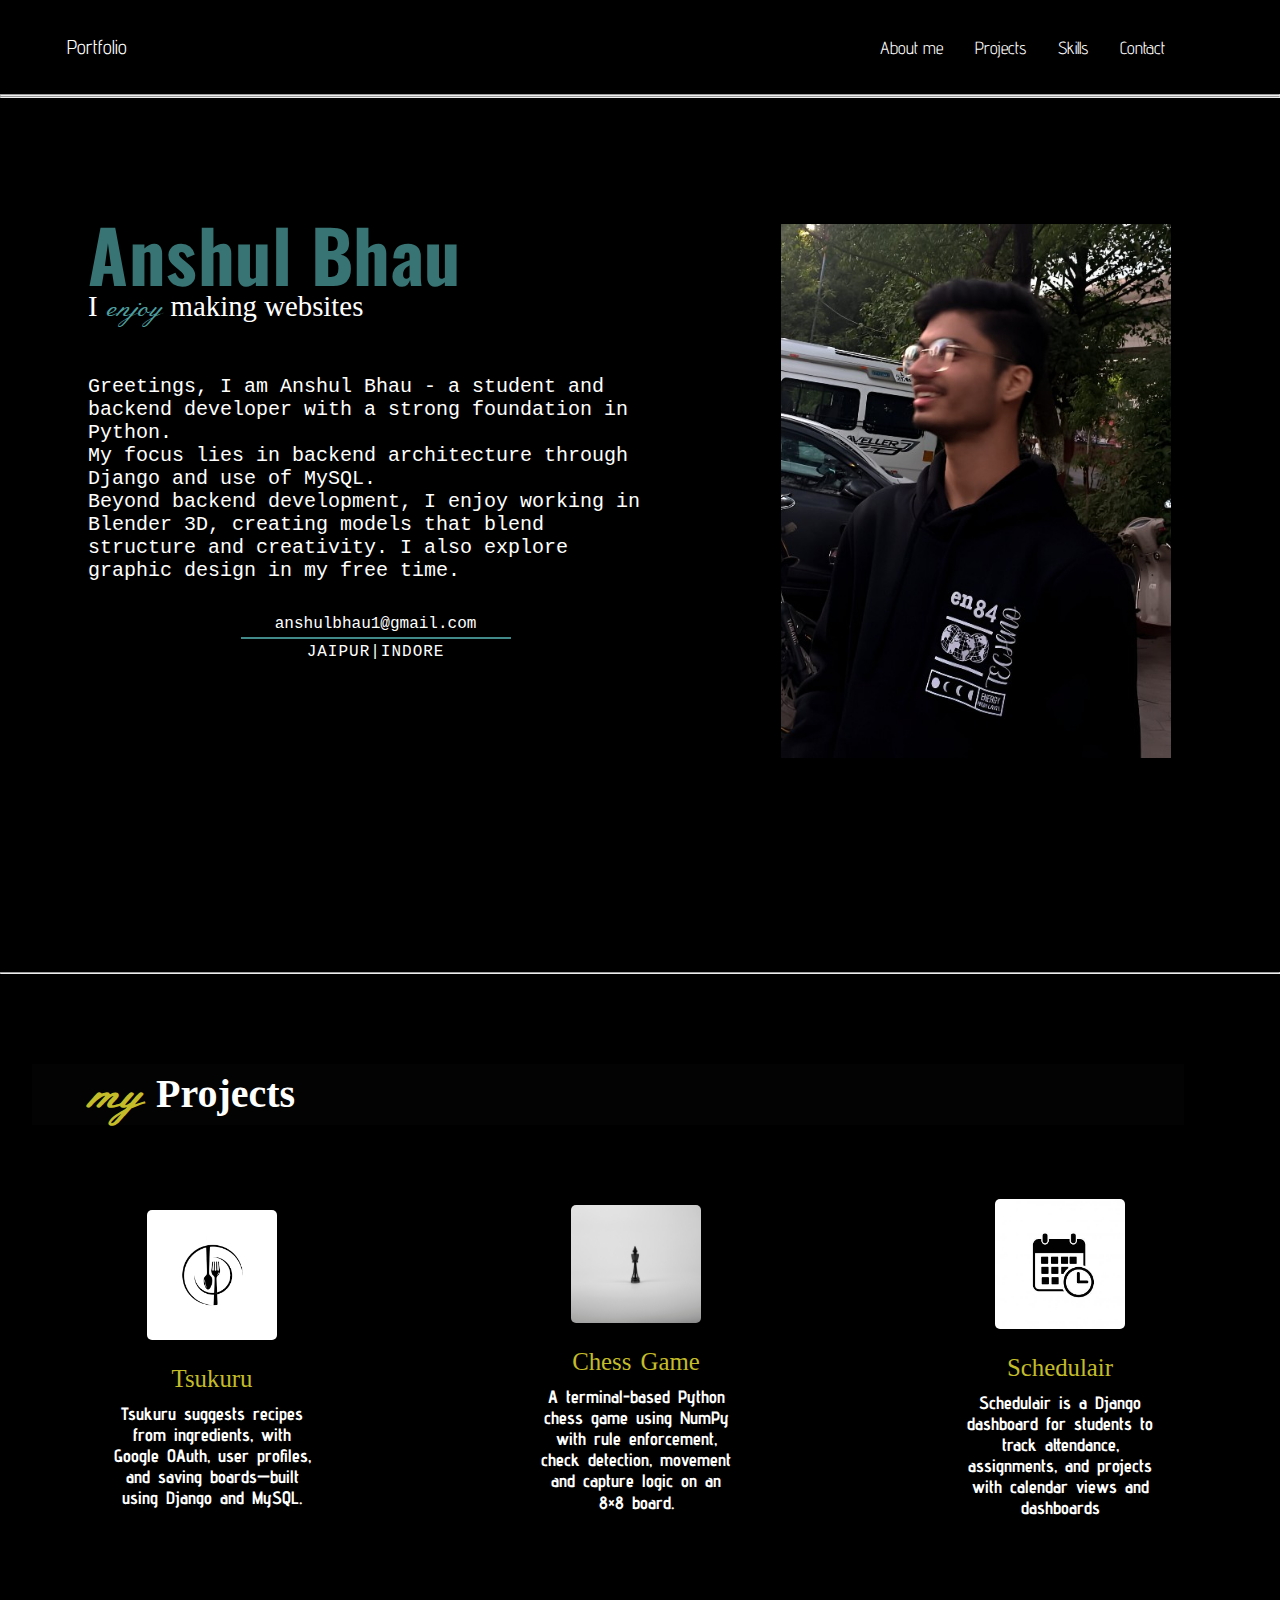
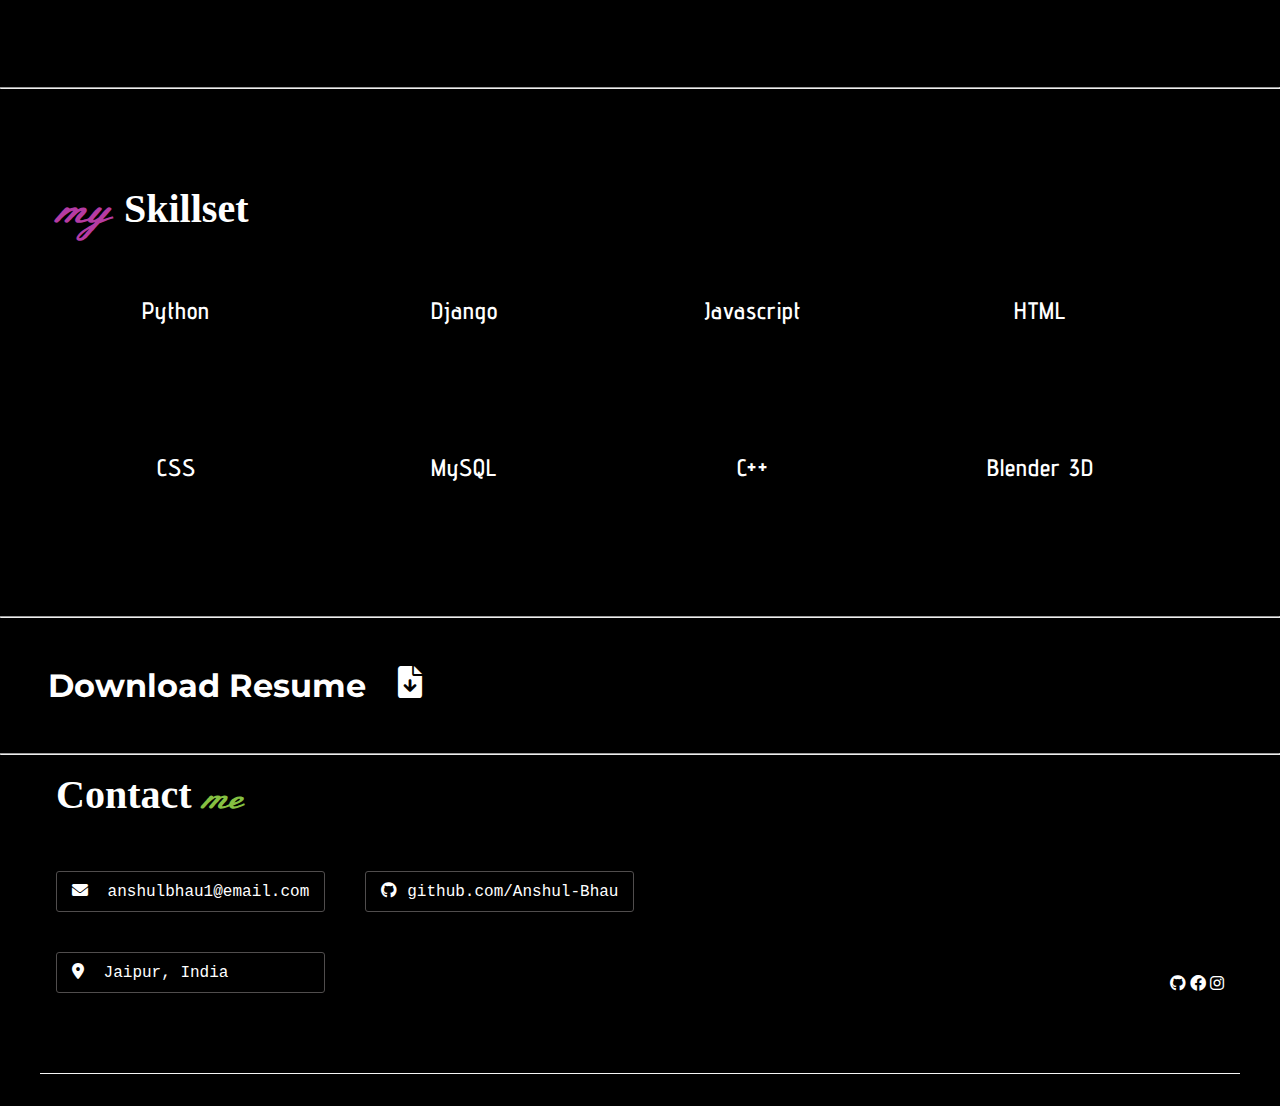
<file: Task-1/index.html>
<!DOCTYPE html>
<html lang="en">

<head>
    <meta charset="UTF-8">
    <meta name="viewport" content="width=device-width, initial-scale=1.0">
    <title>Portfolio</title>
    <link rel="stylesheet" href="https://cdnjs.cloudflare.com/ajax/libs/font-awesome/6.0.0/css/all.min.css">
    <link rel="stylesheet" href="main.css">


</head>

<body>
    <header>
        <nav class="nav-bar">
            <div class="nav-left-elem">
                <a href="index.html">Portfolio</a>
            </div>
            <div class="nav-right-elem">
                <ul class="list-items">
                    <li><a href="#About-me">About me</a></li>
                    <li><a href="#projects">Projects</a></li>
                    <li><a href="#skills">Skills</a></li>
                    <li><a href="#contact">Contact</a></li>
                </ul>
            </div>
        </nav>
    </header>
    <hr>


    <!-- <div class="hero-sec">
        <div class="img-1">
            <img src="images/side-img.png" alt="#">
        </div>
        <div class="hero-cont">
            <p>PROGRAMMER</p>
            <span id="First-name">ANSHUL</span>
            <ul id="Last-name">
                <li><span id="B">B</span></li>
                <li><span id="H">H</span></li>
                <li><span id="A">A</span></li>
                <li><span id="U">U</span></li>
            </ul>
        </div>
        <div class="img-2">
            <img src="images/img-2.png" alt="#">
        </div>
    </div> -->

    <hr>

    <div class="intro-container">
        <section class="intro" id="About-me">
            <div class="text-container">
                <h2 id="intro-name">Anshul Bhau</h2>
                <h2 class="first-line">I<span id="enjoy"> enjoy </span>making websites</h2>
                <p id="intro-text">Greetings, I am Anshul Bhau - a student and backend developer with a strong
                    foundation in Python. <br> My focus lies in backend
                    architecture through Django and use of MySQL. <br>Beyond backend development,
                    I enjoy working in Blender 3D, creating models that blend structure and creativity. I also explore
                    graphic design in my free time.</p>
                <div class="btm-cont">
                    <p class="email"><a href="mailto:anshulbhau1@gmail.com">anshulbhau1@gmail.com</a></p>
                    <hr style="border: 1px solid #428a8a;">
                    <p class="place">Jaipur|Indore</p>
                </div>
            </div>
            <div class="img-container">
                <img src="images/anshulunderatree1.jpg" alt="Shuliman">
            </div>
        </section>
    </div>

    <hr>

    <div class="projects-section" id="projects">
        <div class="proj-container">
            <h2 class="projects-title">my <span id="proj">Projects</span></h2>
        </div>
        <div class="project-card-container">
            <section class="project-card1">
                <img src="images/tsukuru.png" alt="tsukuru">
                <a href="https://github.com/Anshul-Bhau/Tsukuru" target="_blank">Tsukuru</a>
                <p class="proj1-info">Tsukuru suggests recipes from ingredients, with Google OAuth, user profiles, and
                    saving boards—built using Django and MySQL.</p>
            </section>

            <section class="project-card2">
                <img src="images/chess.jpg" alt="chess-game">
                <a href="https://github.com/Anshul-Bhau/Chess-Game" target="_blank">Chess Game</a>
                <p class="proj2-info">A terminal-based Python chess game using NumPy with rule enforcement, check
                    detection, movement and capture logic on an 8×8 board.</p>
            </section>

            <section class="project-card3">
                <img src="images/schedulair.png" alt="schedulair">
                <a href="https://github.com/Anshul-Bhau/Schedulair" target="_blank">Schedulair</a>
                <p class="proj3-info">Schedulair is a Django dashboard for students to track attendance, assignments,
                    and projects with calendar views and dashboards</p>
            </section>
        </div>
    </div>

    <hr>

    <div class="skills-section" id="skills">
        <section class="skills">
            <h2 class="skills-title">my <span id="skillset">Skillset</span></h2>
            <div class="skill-items">
                <ul class="skill-list">
                    <li>Python</li>
                    <li>Django</li>
                    <li>Javascript</li>
                    <li>HTML</li>
                    <li>CSS</li>
                    <li>MySQL</li>
                    <li>C++</li>
                    <li>Blender 3D</li>
                </ul>
            </div>
        </section>
    </div>

    <hr>

    <div class="resume">
        <h1>Download Resume</h1>
        <a href="Anshul-Bhau-resume.pdf"><i class="fa-solid fa-file-arrow-down" style="color: #ffffff;"></i></a>
    </div>

    <hr>

    <section class="contact-sec" id="contact">
        <h2 class="sec-heading">Contact <span class="me">me</span></h2>

        <div class="contact-container">
            <div class="socials">
                <div class="info">
                    <p><i class="fa-solid fa-envelope"></i> anshulbhau1@email.com</p>
                    <p><i class="fa-brands fa-github"></i><a href="https://github.com/Anshul-Bhau" target="_blank" class="page">github.com/Anshul-Bhau</a></p>
                    <p><i class="fa-solid fa-location-dot"></i> Jaipur, India</p>
                </div>

                <div class="links">
                    <!-- <div id="name">
                        Anshul Bhau
                    </div> -->
                    <div class="cont_icons">
                        <i class="fa-brands fa-github"><a href="github.com/Anshul-Bhau"></a></i>
                        <i class="fa-brands fa-facebook"><a href="#"></a></i>
                        <i class="fa-brands fa-instagram"><a href="#"></a></i>
                    </div>
                </div>

            </div>
        </div>
    </section>

    <div class="spacer" style="height: 2rem;"></div>

</body>

</html>
</file>
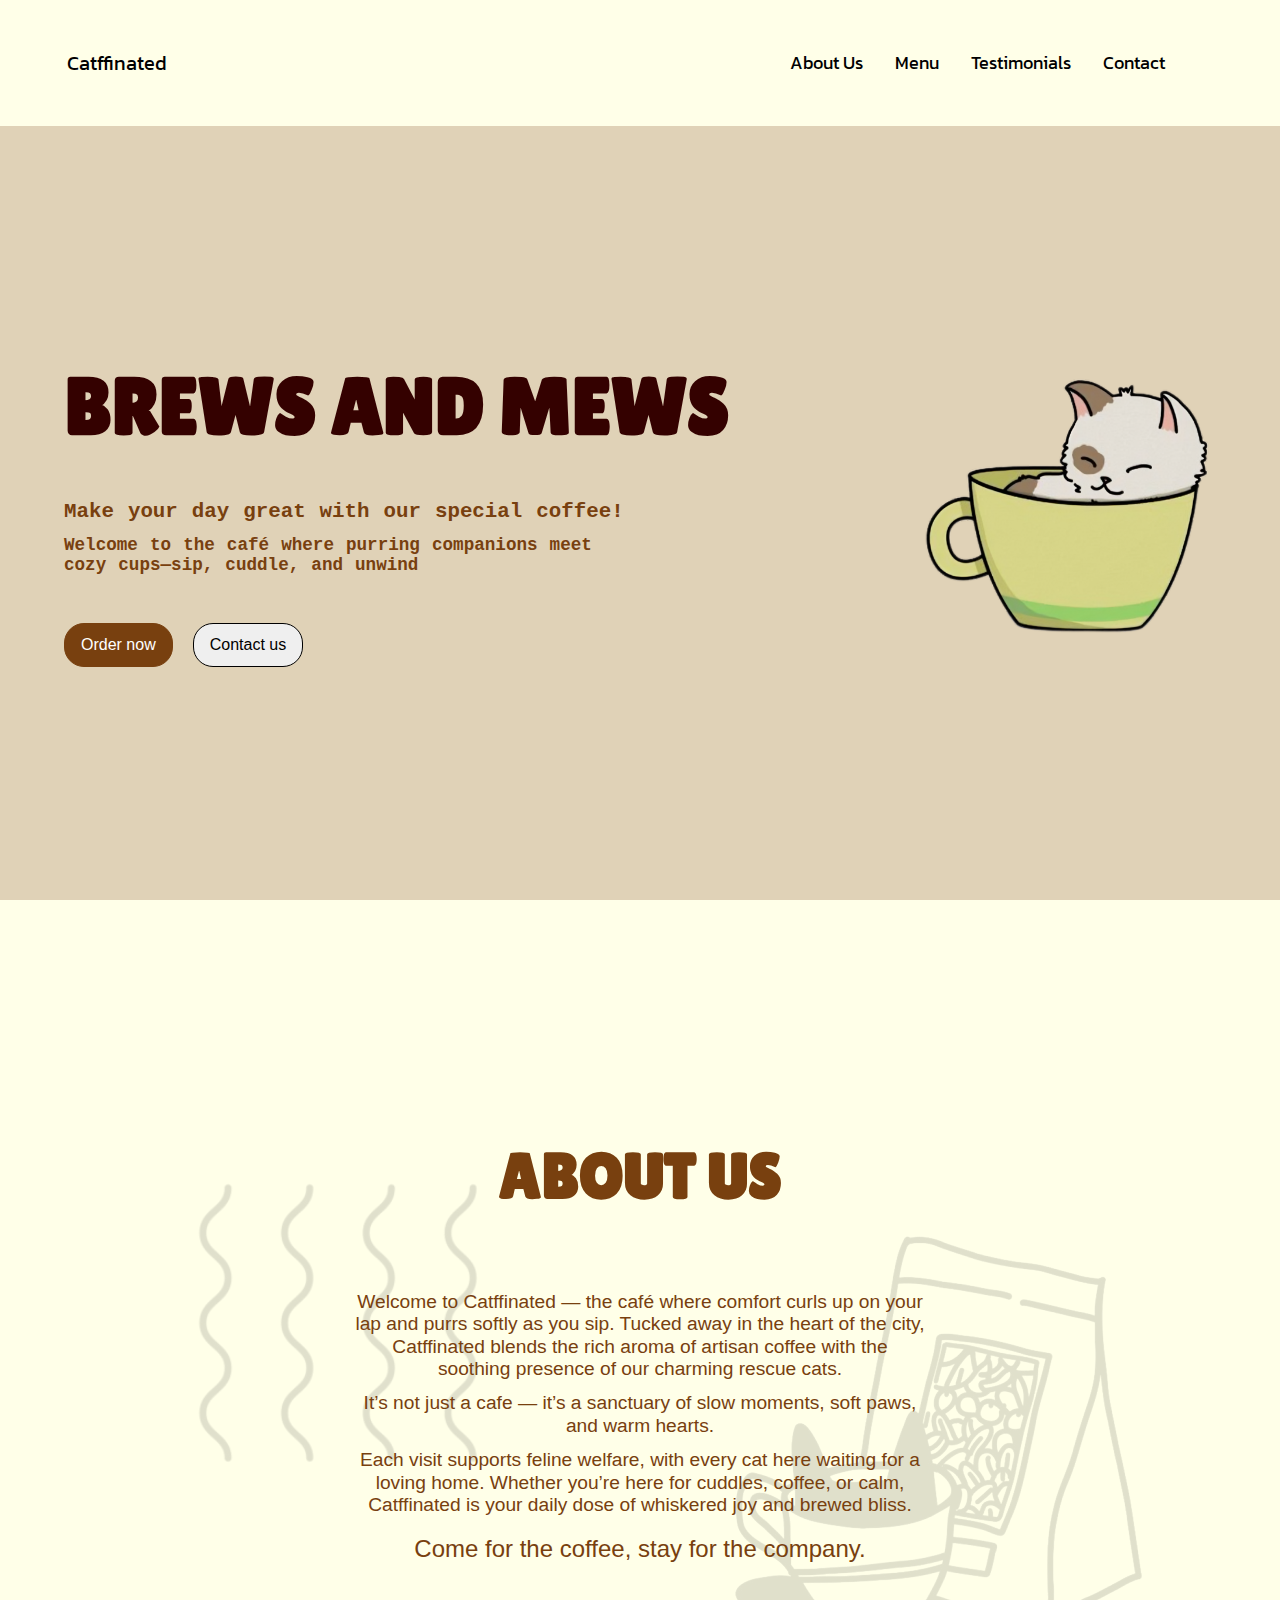
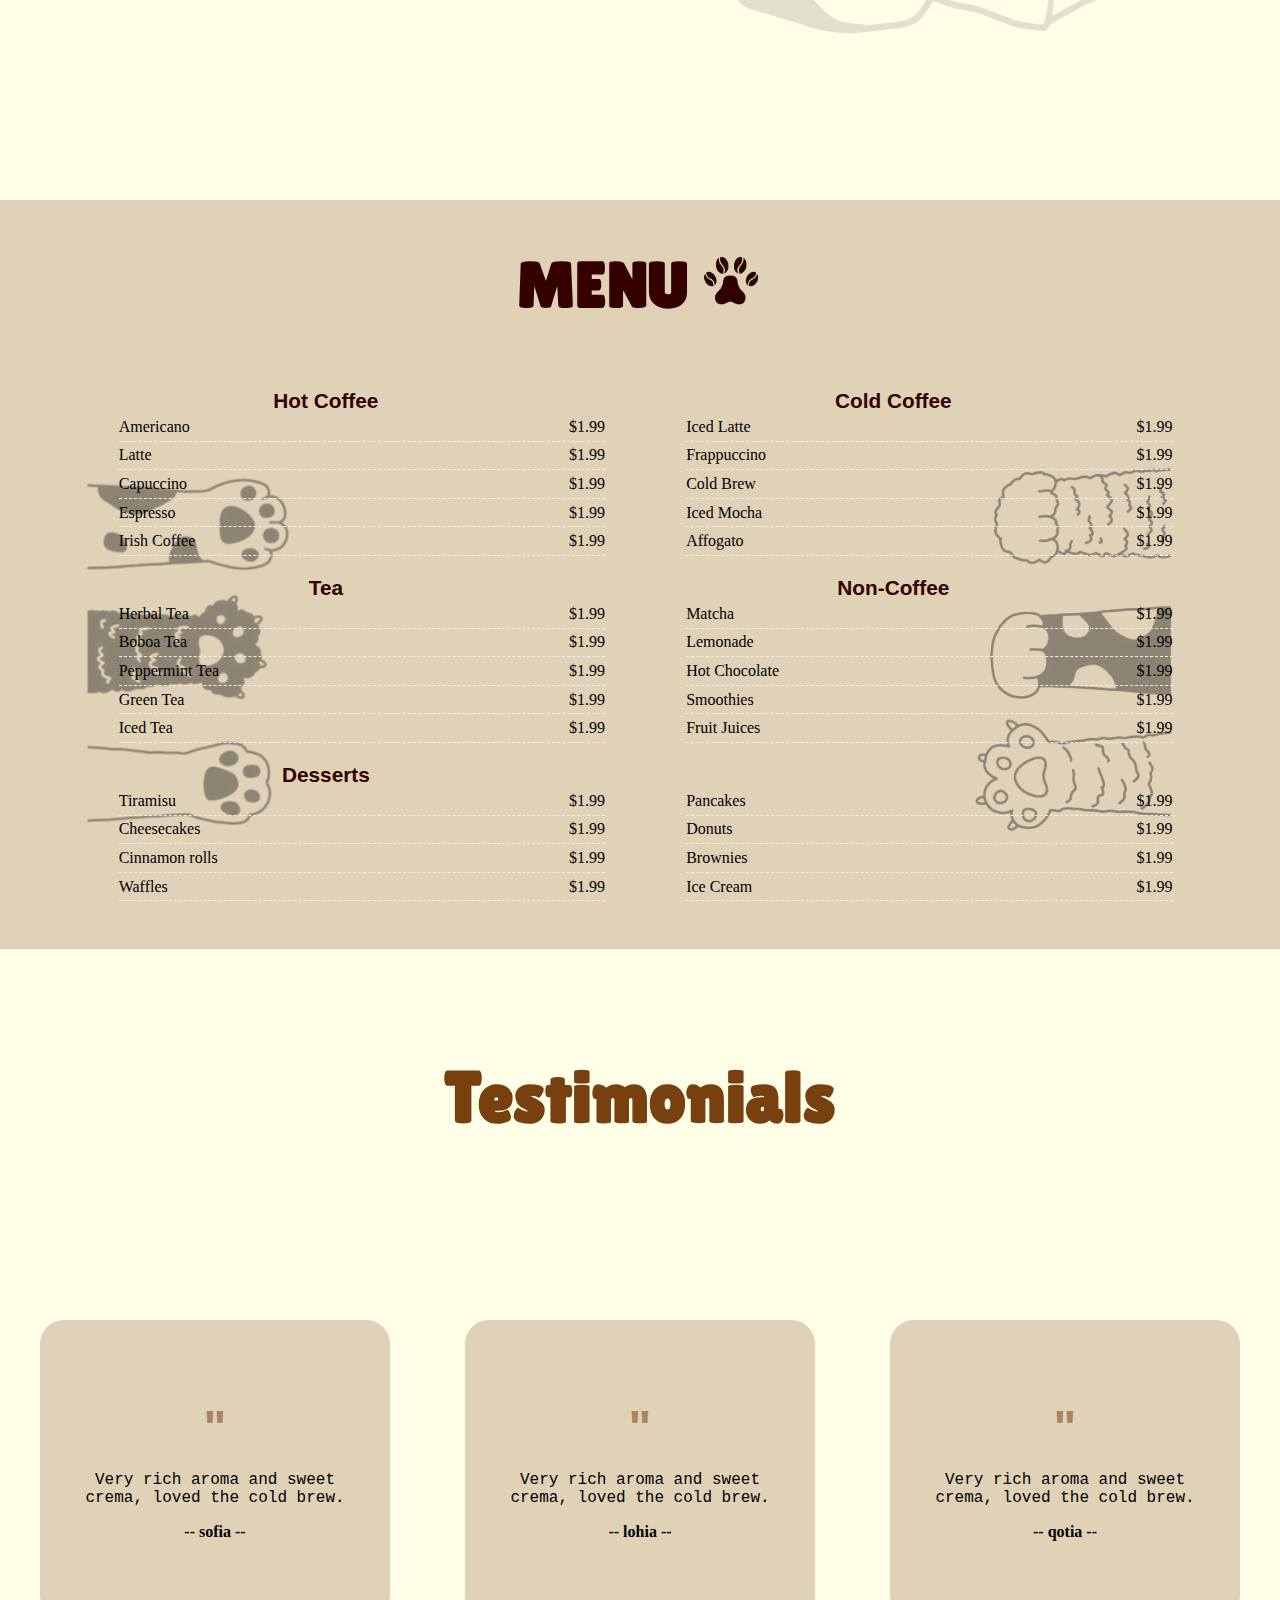
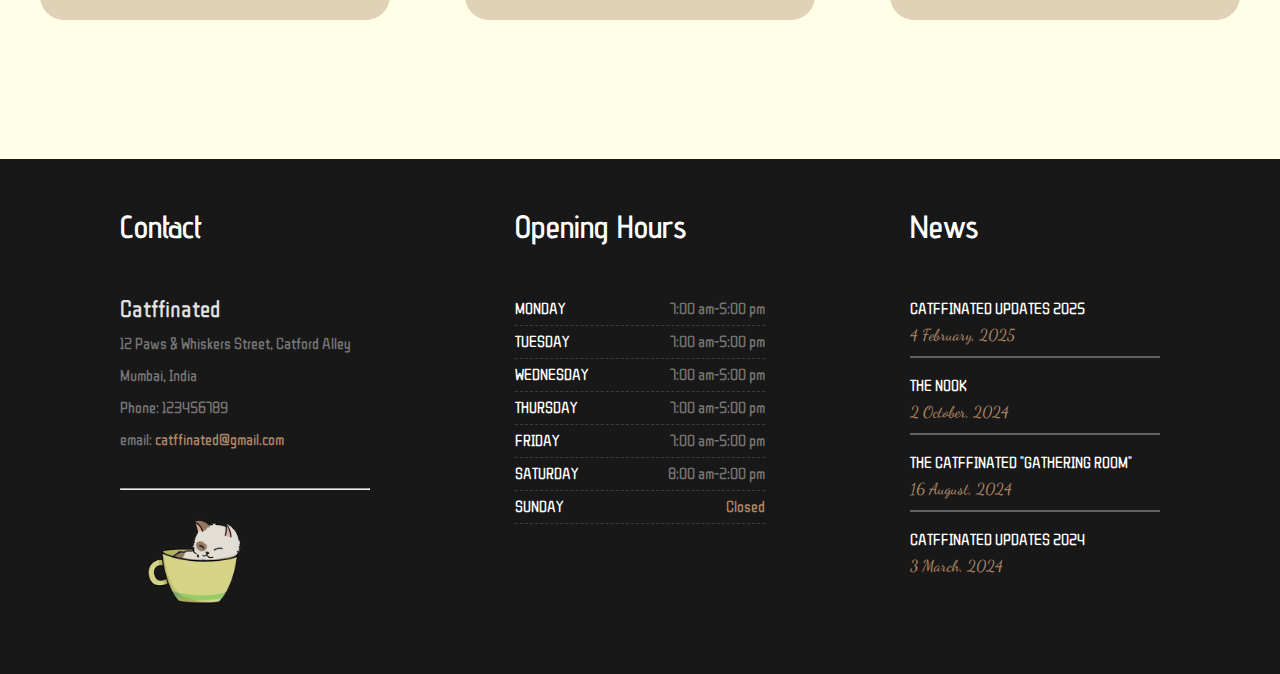
<file: Task-2/index.html>
<!DOCTYPE html>
<html lang="en">

<head>
    <meta charset="UTF-8">
    <meta name="viewport" content="width=device-width, initial-scale=1.0">
    <link rel="stylesheet" href="style.css">
    <link rel="apple-touch-icon" sizes="180x180" href="favicon_io (catpuccino)/apple-touch-icon.png">
    <link rel="icon" type="image/png" sizes="32x32" href="favicon_io (catpuccino)/favicon-32x32.png">
    <link rel="icon" type="image/png" sizes="16x16" href="favicon_io (catpuccino)/favicon-16x16.png">
    <link rel="manifest" href="/site.webmanifest">
    <title>Langing Page</title>
</head>

<body>
    <!-- <div id="emojiCursor">
        🐾
    </div> -->
    <header>
        <nav class="nav-bar">
            <div class="nav-left-elem">
                <a href="index.html">Catffinated</a>
            </div>
            <div class="nav-right-elem">
                <ul class="list-items">
                    <li><a href="#about-us">About Us</a></li>
                    <li><a href="#menu">Menu</a></li>
                    <li><a href="#testimonials">Testimonials</a></li>
                    <li><a href="#contact">Contact</a></li>
                </ul>
            </div>
        </nav>
    </header>

    <div class="hero-sec" id="hero-sec">
        <div class="hero-text-cont">
            <h2 id="tagline">BREWS AND MEWS</h2>
            <p style="font-size: 1.3rem; padding-bottom: 12px;">Make your day great with our special coffee!</p>
            <p>Welcome to the café where purring companions meet <br>cozy cups—sip, cuddle, and unwind</p>
            <div class="btn-cont">
                <button id="order-now">Order now</button>
                <button id="contact-us">Contact us</button>
            </div>
        </div>
        <div class="hero-image-cont">
            <img src="images/logo.png" alt="logo">
        </div>
    </div>

    <div class="about-us" id="about-us">
        <div class="bg-img">
            <img id="swigly" src="images/swigly-lines.png" alt="">
            <img id="cat-pack" src="images/bgimage.png" alt="">
        </div>
        <div class="about-text-cont">
            <h2>ABOUT US</h2>
            <div class="sub-text">
                <p>Welcome to Catffinated — the café where comfort curls up on your lap and purrs softly as you sip.
                    Tucked
                    away in the heart of the city, Catffinated blends the rich aroma of artisan coffee with the soothing
                    presence of our charming rescue cats.</p>

                <p>It’s not just a cafe — it’s a sanctuary of slow moments, soft
                    paws, and warm hearts.</p>

                <p>Each visit supports feline welfare, with every cat here waiting for a loving home. Whether you’re
                    here
                    for cuddles, coffee, or calm, Catffinated is your daily dose of whiskered joy and brewed bliss.</p>

                <p id="endline">Come for the coffee, stay for the company.</p>
            </div>
        </div>
    </div>

    <div class="menu" id="menu">
        <div class="menu-bg-img">
            <img id="left" src="images/cat-paws-1.png" alt="">
            <img id="right" src="images/cat-paws-2.png" alt="">
        </div>
        <div class="menu-heading">
            <h2>MENU <img id="menu-img" src="images/cat3.png" alt=""></h2>
        </div>
        <div class="first-row">
            <div class="hot">
                <h4>Hot Coffee</h4>
                <ul>
                    <li>
                        <div>
                            <p>Americano</p>
                            <p>$1.99</p>
                        </div>
                    </li>
                    <li>
                        <div>
                            <p>Latte</p>
                            <p>$1.99</p>
                        </div>
                    </li>
                    <li>
                        <div>
                            <p>Capuccino</p>
                            <p>$1.99</p>
                        </div>
                    </li>
                    <li>
                        <div>
                            <p>Espresso</p>
                            <p>$1.99</p>
                        </div>
                    </li>
                    <li>
                        <div>
                            <p>Irish Coffee</p>
                            <p>$1.99</p>
                        </div>
                    </li>
                </ul>
            </div>
            <div class="cold">
                <h4>Cold Coffee</h4>
                <ul>
                    <li>
                        <div>
                            <p>Iced Latte</p>
                            <p>$1.99</p>
                        </div>
                    </li>
                    <li>
                        <div>
                            <p>Frappuccino</p>
                            <p>$1.99</p>
                        </div>
                    </li>
                    <li>
                        <div>
                            <p>Cold Brew</p>
                            <p>$1.99</p>
                        </div>
                    </li>
                    <li>
                        <div>
                            <p>Iced Mocha</p>
                            <p>$1.99</p>
                        </div>
                    </li>
                    <li>
                        <div>
                            <p>Affogato</p>
                            <p>$1.99</p>
                        </div>
                    </li>
                </ul>
            </div>
        </div>
        <div class="second-row">
            <div class="tea">
                <h4>Tea</h4>
                <ul>
                    <li>
                        <div>
                            <p>Herbal Tea</p>
                            <p>$1.99</p>
                        </div>
                    </li>
                    <li>
                        <div>
                            <p>Boboa Tea</p>
                            <p>$1.99</p>
                        </div>
                    </li>
                    <li>
                        <div>
                            <p>Peppermint Tea</p>
                            <p>$1.99</p>
                        </div>
                    </li>
                    <li>
                        <div>
                            <p>Green Tea</p>
                            <p>$1.99</p>
                        </div>
                    </li>
                    <li>
                        <div>
                            <p>Iced Tea</p>
                            <p>$1.99</p>
                        </div>
                    </li>
                </ul>
            </div>
            <div class="non-coffee">
                <h4>Non-Coffee</h4>
                <ul>
                    <li>
                        <div>
                            <p>Matcha</p>
                            <p>$1.99</p>
                        </div>
                    </li>
                    <li>
                        <div>
                            <p>Lemonade</p>
                            <p>$1.99</p>
                        </div>
                    </li>
                    <li>
                        <div>
                            <p>Hot Chocolate</p>
                            <p>$1.99</p>
                        </div>
                    </li>
                    <li>
                        <div>
                            <p>Smoothies</p>
                            <p>$1.99</p>
                        </div>
                    </li>
                    <li>
                        <div>
                            <p>Fruit Juices</p>
                            <p>$1.99</p>
                        </div>
                    </li>
                </ul>
            </div>
        </div>
        <div class="third-row">
            <div class="desserts">
                <div class="col-1">
                    <h4>Desserts</h4>
                    <ul>
                        <li>
                            <div>
                                <p>Tiramisu</p>
                                <p>$1.99</p>
                            </div>
                        </li>
                        <li>
                            <div>
                                <p>Cheesecakes</p>
                                <p>$1.99</p>
                            </div>
                        </li>
                        <li>
                            <div>
                                <p>Cinnamon rolls</p>
                                <p>$1.99</p>
                            </div>
                        </li>
                        <li>
                            <div>
                                <p>Waffles</p>
                                <p>$1.99</p>
                            </div>
                        </li>
                    </ul>
                </div>
                <div class="col-2">
                    <ul>
                        <li>
                            <div>
                                <p>Pancakes</p>
                                <p>$1.99</p>
                            </div>
                        </li>
                        <li>
                            <div>
                                <p>Donuts</p>
                                <p>$1.99</p>
                            </div>
                        </li>
                        <li>
                            <div>
                                <p>Brownies</p>
                                <p>$1.99</p>
                            </div>
                        </li>
                        <li>
                            <div>
                                <p>Ice Cream</p>
                                <p>$1.99</p>
                            </div>
                        </li>
                    </ul>
                </div>
            </div>
        </div>
    </div>

    <div class="testimonials" id="testimonials">
        <div class="tet_heading">
            <h2>Testimonials</h2>
        </div>
        <div class="card_cont">
            <div class="cards">
                <h2>"</h2>
                <h3>Very rich aroma and sweet crema, loved the cold brew.</h3>
                <p>-- sofia --</p>
            </div>
            <div class="cards">
                <h2>"</h2>
                <h3>Very rich aroma and sweet crema, loved the cold brew.</h3>
                <p>-- lohia --</p>
            </div>
            <div class="cards">
                <h2>"</h2>
                <h3>Very rich aroma and sweet crema, loved the cold brew.</h3>
                <p>-- qotia --</p>
            </div>
        </div>
    </div>

    <footer>
        <div class="footer-cont">
            <div class="contact" id="contact">
                <h4>Contact</h4>
                <div class="contact-text">
                    <p><span id="name">Catffinated</span></p>
                    <p>12 Paws & Whiskers Street, Catford Alley</p>
                    <p>Mumbai, India</p>
                    <p>Phone: 123456789</p>
                    <p>email: <span id="email">catffinated@gmail.com</span></p>
                </div>
                <hr>
                <img src="images/logo.png" alt="logo">

            </div>
            <div class="timings">
                <h4>Opening Hours</h4>
                <ul>
                    <li>
                        <div>
                            MONDAY
                            <span class="time">7:00 am-5:00 pm</span>
                        </div>
                    </li>
                    <li>
                        <div>
                            TUESDAY
                            <span class="time">7:00 am-5:00 pm</span>
                        </div>
                    </li>
                    <li>
                        <div>
                            WEDNESDAY
                            <span class="time">7:00 am-5:00 pm</span>
                        </div>
                    </li>
                    <li>
                        <div>
                            THURSDAY
                            <span class="time">7:00 am-5:00 pm</span>
                        </div>
                    </li>
                    <li>
                        <div>
                            FRIDAY
                            <span class="time">7:00 am-5:00 pm</span>
                        </div>
                    </li>
                    <li>
                        <div>
                            SATURDAY
                            <span class="time">8:00 am-2:00 pm</span>
                        </div>
                    </li>
                    <li>
                        <div>
                            SUNDAY
                            <span id="close">Closed</span>
                        </div>
                    </li>
                </ul>
            </div>
            <div class="news">
                <h4>News</h4>
                <p class="news-name">
                    <a href="">
                        Catffinated updates 2025
                    </a>
                </p>
                <p class="news-date">
                    4 February, 2025
                </p>
                <hr style="border: 1px solid #626262; margin: 12px 0;">
                <p class="news-name">
                    <a href="">
                        The Nook
                    </a>
                </p>
                <p class="news-date">
                    2 October, 2024
                </p>
                <hr style="border: 1px solid #626262;  margin: 12px 0;">
                <p class="news-name">
                    <a href="">
                        The Catffinated "Gathering Room"
                    </a>
                </p>
                <p class="news-date">16 August, 2024</p>
                <hr style="border: 1px solid #626262;  margin: 12px 0;">
                <p class="news-name">
                    <a href="">
                        Catffinated updates 2024
                    </a>
                </p>
                <p class="news-date">
                    3 March, 2024
                </p>
            </div>
        </div>
    </footer>
</body>

</html>
</file>
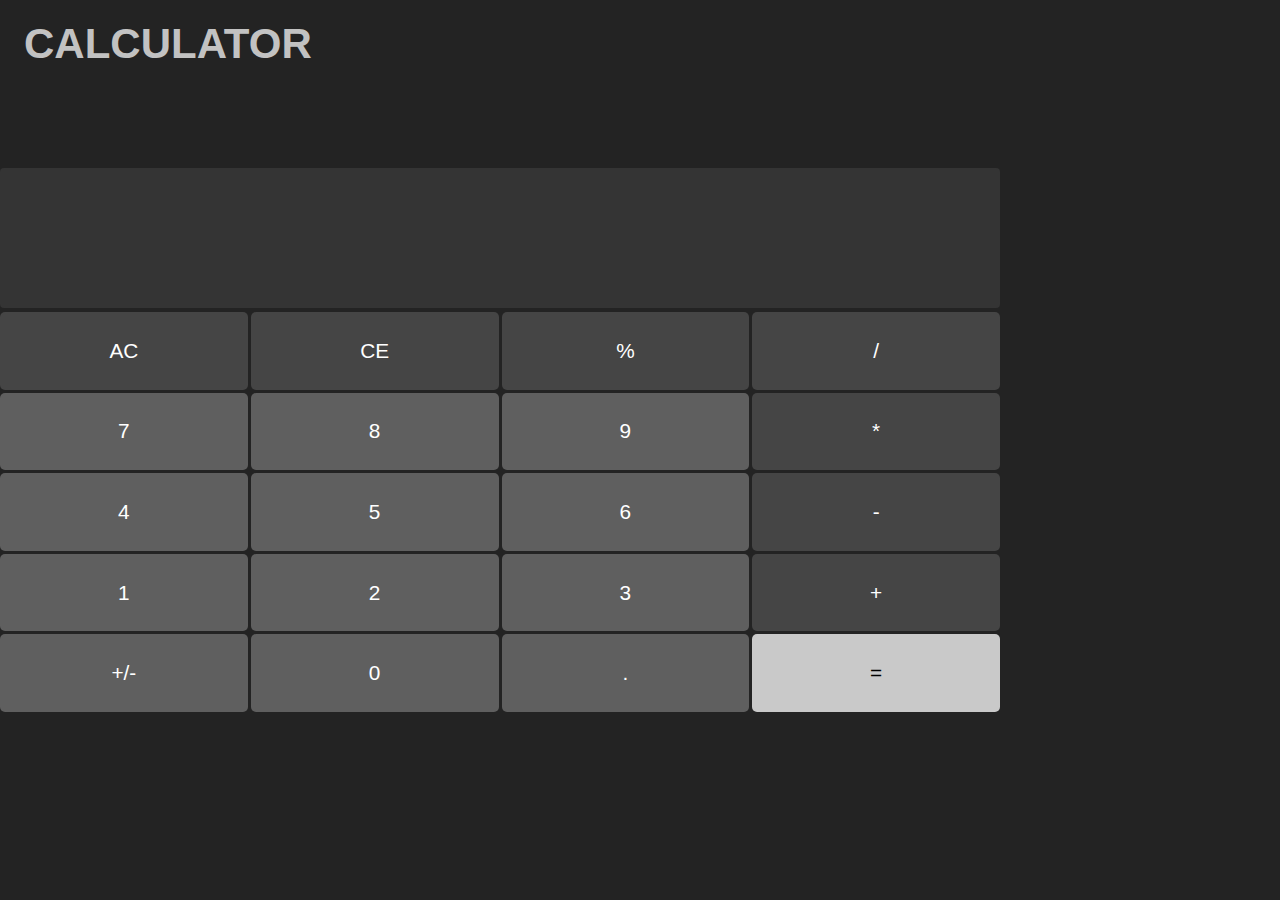
<file: Task-3/index.html>
<!DOCTYPE html>
<html lang="en">
<head>
    <meta charset="UTF-8">
    <meta name="viewport" content="width=device-width, initial-scale=1.0">
    <link rel="stylesheet" href="style.css">
    <title>Calculator</title>
</head>
<body>
    <h2>CALCULATOR</h2>
    <div class="container">
        <input type="text" name="display" class="display" readonly>
        <div class="buttons">
            <button class="operator-btn" data-button = "AC">AC</button>
            <button class="operator-btn" data-button = "CE">CE</button>
            <button class="operator-btn" data-button = "%">%</button>
            <button class="operator-btn" data-button = "/">/</button>
            <button class="numpad-btn" data-button = "7">7</button>
            <button class="numpad-btn" data-button = "8">8</button>
            <button class="numpad-btn" data-button = "9">9</button>
            <button class="operator-btn" data-button = "*">*</button>
            <button class="numpad-btn" data-button = "4">4</button>
            <button class="numpad-btn" data-button = "5">5</button>
            <button class="numpad-btn" data-button = "6">6</button>
            <button class="operator-btn" data-button = "-">-</button>
            <button class="numpad-btn" data-button = "1">1</button>
            <button class="numpad-btn" data-button = "2">2</button>
            <button class="numpad-btn" data-button = "3">3</button>
            <button class="operator-btn" data-button = "+">+</button>
            <button class="numpad-btn" data-button = "+/-">+/-</button>
            <button class="numpad-btn" data-button = "0">0</button>
            <button class="numpad-btn" data-button = ".">.</button>
            <button class="equal" data-button = "=">=</button>
        </div>
    </div>
</body>
    <script src="script.js"></script>
</html>
</file>
<file: Task-1/main.css>
@import url('https://fonts.googleapis.com/css2?family=Advent+Pro:ital,wght@0,100..900;1,100..900&family=Bowlby+One&family=Meie+Script&family=Miss+Fajardose&family=Montserrat:ital,wght@0,100..900;1,100..900&family=Roboto+Mono:ital,wght@0,100..700;1,100..700&family=Space+Mono:ital,wght@0,400;0,700;1,400;1,700&family=Teko:wght@300..700&display=swap');
@import url('https://fonts.googleapis.com/css2?family=Oswald:wght@200..700&display=swap');
@font-face {
    font-family: 'Beckan-Personal-Use';
    src: url('/Task-1/fonts/Beckan-Personal-Use.otf') format('opentype');
    font-weight: normal;
    font-style: normal;
}

* {
    margin: 0;
    padding: 0;
    box-sizing: border-box;

}

html {
    scroll-behavior: smooth;
}

body {
    background-repeat: no-repeat;
    background-size: cover;
    background-attachment: fixed;
    background-position: center;
    height: 100vh;
    background-color: black;

}

.nav-left-elem a {
    display: flex;
    color: rgb(255, 255, 255);
    text-decoration: none;
    justify-self: flex-start;
    font-size: 20px;
}

.nav-right-elem {
    justify-self: flex-end;
    color: rgb(255, 255, 255);
    display: flex;
}

.nav-bar {
    display: flex;
    flex-direction: row;
    align-items: center;
    justify-content: space-between;
    font-family: "Advent Pro", sans-serif;
    font-weight: 400;
    font-style: normal;
    margin: 1rem 2.1rem;
    padding: 1.2rem 2.1rem;
    position: relative;
    top: 0;
    left: 0;
}

.list-items {
    display: flex;
    flex-direction: row;
    gap: 2rem;
    margin-right: 3rem;
    list-style: none;

}

.list-items li a {
    text-decoration: none;
    color: rgb(255, 255, 255);
    font-size: 1.1rem;
}
/* 


.img-1 img {
    position: relative;
    height: 17rem;
    width: 17rem;

}

.hero-cont {
    display: flex;
    align-items: center;
    flex-direction: column;
}

.hero-cont p {
    font-family: "Space Mono", monospace;
}

#First-name {
    font-family: 'Beckan-Personal-Use';
    font-weight: 700;
    font-size: 8rem;
    line-height: 8rem;
}

.hero-cont ul {
    list-style: none;
    display: flex;
    flex-direction: row;
    gap: 0;
    font-family: "Bowlby One", sans-serif;
    font-size: 9rem;
    line-height: 6rem;
}

#B {
    color: rgb(88, 127, 227);
}

#H {
    color: rgb(133, 192, 66);
}

#A {
    color: rgb(181, 59, 163);
}

#U {
    color: rgba(196, 188, 41, 0.995);
} 
*/
.intro-container {
    height: auto;
    width: 90%;
    margin: 120px 2rem;
    align-items: center;
}


.intro {
    display: flex;
    justify-content: space-between;
    align-items: flex-start;
    flex-direction: row;
}

.intro h2 {
    font-family: Georgia, 'Times New Roman', Times, serif;
    font-size: 1.8rem;
    color: rgb(255, 255, 255);
    margin-left: 3.5rem;
    font-weight: 500;
}

#intro-name {
    font-family: "Oswald", sans-serif;
    font-size: 4.5rem;
    font-weight: 700;
    line-height: 4.5rem;
    letter-spacing: 0.5px;
    color: #387474;
}

.first-line {
    margin-bottom: 3rem;
}

#enjoy {
    font-family: "Meie Script", cursive;
    color: #4d9f9f;
}


.img-container img {
    /* max-height: 80vh; */
    position: relative;
    height: 70vh;
    width: auto;
    bottom: 42px;
    padding: 3rem 0.8rem;
}

#intro-text {
    display: flex;
    color: rgb(255, 255, 255);
    width: 45vw;
    font-size: 20px;
    margin-left: 3.5rem;
    font-family: monospace;

}

.btm-cont {
    position: relative;
    ;
    display: flex;
    justify-content: center;
    flex-direction: column;
    width: 30vh;
    left: 33%;
    gap: 4px;
}

.email {
    margin-top: 2rem;
    text-align: center;
}

.email a {
    text-decoration: none;
    color: white;
    font-family: monospace;
    font-size: 1rem;
}

.place {
    text-align: center;
    color: white;
    font-family: monospace;
    font-size: 1rem;
    text-transform: uppercase;
    letter-spacing: 1px;
}

.proj-container {
    height: auto;
    width: 90%;
    background: rgba(255, 255, 255, 0.01);
    margin: 1.5rem 2rem;
    align-items: center;
    margin-top: 7%;
}

.projects-title {
    font-family: "Meie Script", cursive;
    font-size: 3rem;
    color: rgb(196, 188, 41);
    margin-left: 3.5rem;
    margin-bottom: 2rem;
}

#proj {
    font-family: Georgia, 'Times New Roman', Times, serif;
    color: white;
    font-size: 2.5rem;
}

.project-card1 {
    display: flex;
    align-items: center;
    flex-direction: column;
    height: 370px;
    width: 360px;
    margin: 1.5rem 2rem;
    justify-content: center;
    padding-bottom: 3%;
}

.project-card1 img {
    height: 130px;
    width: 130px;
    margin: 1.5rem 2rem;
    border-radius: 5px;
}

.project-card1 a {
    text-decoration: none;
    color: rgb(196, 188, 41);
    width: 30vw;
    font-size: 1.55rem;
    align-self: center;
    text-align: center;
    font-family: Georgia, 'Times New Roman', Times, serif;
    line-height: 117%;
    word-spacing: 3px;
    padding-bottom: 10px;
}


.proj1-info {
    color: rgb(255, 255, 255);
    width: 20vw;
    font-size: 18px;
    text-align: center;
    font-family: "Advent Pro", sans-serif;
    font-weight: 700;
    line-height: 117%;
    word-spacing: 3px;
    padding: 0rem 1.7rem;

}

.project-card2 {
    display: flex;
    align-items: center;
    flex-direction: column;
    height: 370px;
    width: 360px;
    margin: 1.5rem 2rem;
    justify-content: center;
    padding-bottom: 3%;
}

.project-card2 img {
    height: 130px;
    width: 130px;
    margin: 1.5rem 2rem;
    border-radius: 5px;
}

.project-card2 a {
    text-decoration: none;
    color: rgb(196, 188, 41);
    width: 30vw;
    font-size: 1.55rem;
    align-self: center;
    text-align: center;
    font-family: Georgia, 'Times New Roman', Times, serif;
    line-height: 117%;
    word-spacing: 3px;
    padding-bottom: 10px;
}

.proj2-info {
    color: rgb(255, 255, 255);
    width: 20vw;
    font-size: 18px;
    text-align: center;
    font-family: "Advent Pro", sans-serif;
    font-weight: 700;
    line-height: 117%;
    word-spacing: 3px;
    padding: 0rem 1.7rem;

}

.project-card3 {
    display: flex;
    align-items: center;
    flex-direction: column;
    height: 370px;
    width: 360px;
    margin: 1.5rem 2rem;
    justify-content: center;
    padding-bottom: 3%;
}

.project-card3 img {
    height: 130px;
    width: 130px;
    margin: 1.5rem 2rem;
    border-radius: 5px;
}

.project-card3 a {
    text-decoration: none;
    color: rgb(196, 188, 41);
    width: 30vw;
    font-size: 1.55rem;
    align-self: center;
    text-align: center;
    font-family: Georgia, 'Times New Roman', Times, serif;
    line-height: 117%;
    word-spacing: 3px;
    padding-bottom: 10px;
}


.proj3-info {
    color: rgb(255, 255, 255);
    width: 20vw;
    font-size: 18px;
    text-align: center;
    font-family: "Advent Pro", sans-serif;
    font-weight: 700;
    line-height: 117%;
    word-spacing: 3px;
    padding: 0rem 1.7rem;

}

.project-card-container {
    display: flex;
    flex-direction: row;
    align-items: center;
    width: 100%;
    margin-bottom: 7rem;
}

.skills-title {
    font-family: "Meie Script", cursive;
    font-size: 3rem;
    color: rgb(181, 59, 163);
    margin-left: 3.5rem;
    margin-top: 7%;
}

#skillset {
    font-family: Georgia, 'Times New Roman', Times, serif;
    font-size: 2.5rem;
    color: rgb(255, 255, 255);

}

.skill-items {
    height: auto;
    width: 90%;
    margin: 1.5rem 2rem;
    align-items: center;
    margin-bottom: 8%;

}

.skill-list {
    list-style: none;
    display: grid;
    padding: 2rem 4rem;
    gap: 8rem;
    justify-items: center;
    grid-template-columns: repeat(auto-fit, minmax(150px, 1fr));
}

.skill-list li {
    display: flex;
    flex-direction: column;
    align-items: center;
    color: rgb(255, 255, 255);
    font-family: "Advent Pro", sans-serif;
    font-size: 1.5rem;
    text-align: center;
    font-weight: 600;
    letter-spacing: 1px;
}

.resume {
    position: relative;
    display: flex;
    flex-direction: row;
    gap: 1rem;
    margin: 3rem;
}

.resume h1 {
    font-family: "Montserrat", sans-serif;
    font-size: 2rem;
    font-weight: 700;
    color: white;
}

.resume a i {
    padding-left: 1rem;
    font-size: 2rem;
}

.sec-heading {
    color: white;
    font-family: 'Times New Roman', Times, serif;
    font-size: 2.5rem;
}

.me {
    color: rgb(133, 192, 66);
    font-family: "Meie Script", cursive;
}

.contact-sec {
    gap: 3rem;
    margin: auto;
    display: flex;
    padding: 1rem;
    padding-bottom: 5rem;
    max-width: 1200px;
    border-bottom: 1.3px solid whitesmoke;
    flex-direction: column;
}

.contact-container {
    display: flex;
    flex-direction: row;
    align-items: flex-start;
    min-height: 100px;
    justify-content: space-between;
}

.socials {
    display: flex;
    width: 100%;
    flex-direction: row;
    align-items: end;
    justify-content: space-between;
}

.info {
    display: grid;
    grid-template-columns: repeat(2, auto);
    gap: 2.5rem;
}

.info p,
i {
    color: white;
    font-size: 1rem;
    font-family: monospace;
    cursor: pointer;
}

.info i {
    margin-right: 10px;
}

.info p {
    padding: 10px 15px;
    border: 1px solid #504d4d;
    border-radius: 3px;
}

.info .page {
    text-decoration: none;
    color: white;
}

.links {
    display: flex;
    flex-direction: column;
    align-items: flex-end;
    justify-content: flex-start;
    height: 100%;
    text-align: right;
}


.links #name {
    font-family: "Miss Fajardose", cursive;
    font-size: 4rem;
    color: rgb(133, 192, 66);
}

.links .cont_icons i {
    color: white;
    font-size: 1rem;
}

.links .cont_icons i:hover {
    color: #504d4d;
}
</file>
<file: Task-2/style.css>
@import url('https://fonts.googleapis.com/css2?family=Advent+Pro:ital,wght@0,100..900;1,100..900&family=Dancing+Script:wght@400..700&family=Kanit:ital,wght@0,100;0,200;0,300;0,400;0,500;0,600;0,700;0,800;0,900;1,100;1,200;1,300;1,400;1,500;1,600;1,700;1,800;1,900&family=Lilita+One&family=Passion+One:wght@400;700;900&family=WDXL+Lubrifont+SC&display=swap');
@import url('https://fonts.googleapis.com/css2?family=Poppins:wght@300;500;700&family=Raleway:wght@500;800&display=swap');

* {
    margin: 0;
    padding: 0;
    box-sizing: border-box;
}

html {
    scroll-behavior: smooth;
}

.nav-left-elem a {
    display: flex;
    color: rgb(0, 0, 0);
    text-decoration: none;
    justify-self: flex-start;
    font-size: 20px;
}

.nav-right-elem {
    justify-self: flex-end;
    color: rgb(0, 0, 0);
    display: flex;
}

.nav-bar {
    background: #ffffe8;
    height: 14vh;
    display: flex;
    flex-direction: row;
    align-items: center;
    justify-content: space-between;
    font-family: "Kanit", sans-serif;
    font-weight: 400;
    font-style: normal;
    /* margin: 1rem 2.1rem; */
    padding: 3rem 4.2rem;
    position: relative;
    top: 0;
    left: 0;
}

.list-items {
    display: flex;
    flex-direction: row;
    gap: 2rem;
    margin-right: 3rem;
    list-style: none;

}

.list-items li a {
    text-decoration: none;
    color: rgb(0, 0, 0);
    font-size: 1.1rem;
    width: 75px;
}

.hero-sec {
    background: #e0d2b7;
    display: flex;
    justify-content: space-between;
    height: 86vh;
    padding: 4rem;
}

#tagline {
    font-family: "Lilita One", sans-serif;
    font-size: 5rem;
    font-weight: 700;
    margin-bottom: 3rem;
    color: #340100;
}

.hero-text-cont {
    display: flex;
    flex-direction: column;
    align-items: flex-start;
    justify-content: center;
}

.hero-text-cont p {
    font-family: 'Courier New', Courier, monospace;
    font-weight: 800;
    font-size: 1.1rem;
    word-spacing: 1.5px;
    color: #78400f;
}

.hero-image-cont {
    display: flex;
    flex-direction: column;
    align-items: center;
    justify-content: center;
}

.hero-image-cont img {
    height: 300px;
    width: auto;
    object-fit: cover;
    /* margin-left:8rem; */
}

.hero-sec .btn-cont {
    margin-top: 3rem;
}

#order-now,
#contact-us {
    font-size: 1rem;
    padding: 12px 16px;
    border-radius: 20px;
    cursor: pointer;
}

#order-now {
    margin-right: 1rem;
    background: #78400f;
    color: white;
    border: 1.4px solid #78400f;
}

#contact-us {
    border: 1.4px solid black;
}

#order-now:hover {
    background: transparent;
    color: #78400f;
}

#contact-us:hover {
    background: transparent;
}

/* 
#emojiCursor {
    position: fixed;
    pointer-events: none;
    font-size: 24px;
    z-index: 9999;
} */

.about-us {
    display: flex;
    flex-direction: column;
    align-items: center;
    background: #ffffe8;
    justify-content: center;
    height: 100vh;
    width: 100%;
}

.about-us .bg-img {
    display: flex;
    flex-direction: row;
    gap: 13rem;
    justify-content: space-between;
    position: absolute;
    opacity: 0.3;
    z-index: 1;
}

#cat-pack {
    opacity: 0.4;
    position: absolute;
    right: -50%;
    bottom: -5%;
}

#swigly {
    opacity: 0.4;
    height: 550px;
    rotate: 90deg;
    position: relative;
    margin-bottom: 55px;
    left: -55%;
    top: 18%;
}

.about-text-cont {
    position: relative;
    z-index: 99;
    display: flex;
    flex-direction: column;
    justify-content: space-around;
    align-items: center;
    height: 500px;
    width: 570px;
    color: #78400f;
}

.about-text-cont h2 {
    font-size: 4rem;
    font-family: "Lilita One", sans-serif;
}

.sub-text {
    display: flex;
    flex-direction: column;
    gap: 12px;
}

.sub-text p {
    text-align: center;
    font-family: 'Gill Sans', 'Gill Sans MT', Calibri, 'Trebuchet MS', sans-serif;
    line-height: 1.4rem;
    font-size: 1.2rem;
}

#endline {
    margin-top: 10px;
    font-size: 1.5rem;
    font-weight: 500;
}

.menu {
    position: relative;
    z-index: 1;
    display: flex;
    flex-direction: column;
    justify-content: space-evenly;
    align-items: center;
    background: #e0d2b7;
    padding: 3rem 2rem;
    gap: 20px;
    overflow: hidden;
}

.menu-bg-img {
    position: absolute;
    bottom: -10%;
    left: 0;
    width: 100%;
    height: 100%;
    display: flex;
    justify-content: space-between;
    align-items: center;
    z-index: 0;
    opacity: 0.37;
    pointer-events: none;
}

.menu-bg-img img {
    max-height: 80%;
    object-fit: contain;
}

#left {
    transform: rotate(90deg);
    margin-left: -55px;
}

#right {
    transform: rotate(270deg);
    margin-right: -55px;
}


.menu-heading h2 {
    font-family: "Lilita One", sans-serif;
    font-size: 4rem;
    font-weight: 700;
    color: #340100;
    margin-bottom: 3rem;
}

#menu-img {
    filter: contrast(2.5);
    height: 3.3rem;
    width: auto;
}

.desserts {
    width: 100%;
    display: flex;
    flex-direction: row;
    justify-content: space-evenly;
}

.first-row,
.second-row,
.third-row {
    position: relative;
    right: 2.5%;
    display: flex;
    flex-direction: row;
    justify-content: space-evenly;
    text-align: center;
    width: 100%;
}

.hot,
.cold,
.tea,
.non-coffee,
.col-1,
.col-2 {
    width: 40%;
}

.menu h4 {
    /* font-family: "Passion One", sans-serif; */
    font-family: 'Lucida Sans', 'Lucida Sans Regular', 'Lucida Grande', 'Lucida Sans Unicode', Geneva, Verdana, sans-serif;
    font-size: 1.3rem;
    font-weight: 600;
    color: #340100;
}

.menu ul {
    list-style: none;
    padding: 0;
    margin: 0;
    display: flex;
    align-items: center;
    flex-direction: column;
}

.menu li {
    font-size: 1rem;
    font-weight: 500;
    padding: 0.3rem 0;
    margin-left: 4.5rem;
    display: flex;
    border-bottom: 1px dashed #eee;
    color: #000000;
    width: 100%;
    text-align: center;
}

.menu li div {
    display: flex;
    flex-direction: row;
    justify-content: space-between;
    width: 100%;
    align-items: center;
}

.col-2 {
    padding-top: 24px;
}

.footer-cont {
    background: #181818;
    padding: 2rem 3rem;
    display: flex;
    flex-direction: row;
    justify-content: space-around;
    align-items: flex-start;
}

.contact,
.timings,
.news {
    width: 250px;
    margin-top: 1rem;
}

/* .footer-cont::before {
    content: '';
    position: relative;
    width: 1px;
    top: 15%;
    left: 33%;
    height: 60%;
    background: white;
}

.footer-cont::after {
    content: '';
    position: relative;
    width: 1px;
    top: 15%;
    right: 30%;
    height: 60%;
    background: white;
} */

.footer-cont h4 {
    /* text-align: center; */
    font-family: "Advent Pro", sans-serif;
    font-size: 2rem;
    font-weight: 600;
    color: #ffffff;
    margin-bottom: 3rem;
}

.contact p {
    line-height: 2rem;
    font-family: "WDXL Lubrifont SC", sans-serif;
    font-size: 1rem;
    font-weight: 500;
    color: #747474;
}

#name {
    font-family: "WDXL Lubrifont SC", sans-serif;
    font-size: 1.5rem;
    font-weight: 400;
    color: #e1e1e1;
}

#close,
#email,
.news-date {
    font-family: "WDXL Lubrifont SC", sans-serif;
    font-size: 1rem;
    font-weight: 500;
    color: #ac8462;
}

.contact-text {
    margin-bottom: 2rem;
}

.contact img {
    margin: 1.5rem;
    height: 100px;
    width: auto;
    object-fit: cover;
    align-self: center;
}

.timings li {
    border-bottom: 1px dashed #3d3d3d;
}

.timings ul li {
    list-style: none;
    color: white;
    font-family: "WDXL Lubrifont SC", sans-serif;
    font-size: 1rem;
    font-weight: 500;
    line-height: 2rem;
}

.timings li div {
    display: flex;
    flex-direction: row;
    justify-content: space-between;
    width: 100%;
    align-items: center;
}

.time {
    color: #747474;
    font-family: "WDXL Lubrifont SC", sans-serif;
    font-size: 1rem;
    font-weight: 500;
}

.news-name a {
    text-decoration: none;
    color: white;
    text-transform: uppercase;
    font-family: "WDXL Lubrifont SC", sans-serif;
    font-size: 1rem;
    font-weight: 500;
    line-height: 2rem;
}

.news-date {
    font-family: "Dancing Script", cursive;
}

.news-name a:hover {
    color: #ac8462;
}

.testimonials {
    display: flex;
    align-items: center;
    flex-direction: column;
    justify-content: space-around;
    height: 90vh;
    padding: 2rem;
    background: #ffffe8;
}

.tet_heading {
    color: #78400f;
    font-size: 3rem;
    font-family: "Lilita One", sans-serif;
    font-weight: 600;
    font-style: normal;
    text-align: center;
}

.card_cont {
    display: flex;
    align-items: center;
    justify-content: space-between;
    flex-direction: row;
    width: 1200px;
    margin: 2rem auto;
}

.cards {
    height: 300px;
    width: 350px;
    background: #e0d2b7;
    border-radius: 24px;
    padding: 10px;
    display: flex;
    flex-direction: column;
    align-items: center;
    justify-content: center;
}

.cards h2 {
    font-size: 3rem;
    font-family: 'Franklin Gothic Medium', 'Arial Narrow', Arial, sans-serif;
    color: #ac8462;
}

.cards h3 {
    font-size: 1rem;
    font-family: monospace;
    font-weight: 400;
    color: #000000;
    text-align: center;
    padding: 1rem;
}

.cards p {
    font-size: 1rem;
    font-family: Georgia, 'Times New Roman', Times, serif;
    font-weight: 600;
    color: #000000;
    text-transform: lowercase;
}
</file>
<file: Task-3/style.css>
* {
    margin: 0;
    padding: 0;
}

body {
    display: flex;
    gap: 80px;
    flex-direction: column;
    justify-content: space-between;
    background: rgb(35, 35, 35);
}

h2 {
    color: rgb(194, 194, 194);
    font-size: 42px;
    font-family: Arial, Helvetica, sans-serif;
    padding: 20px 24px;
}

.container {
    /* height: 90vh; */
    display: flex;
    flex-direction: column;
}

.display {
    height: 100px;
    width: 960px;
    border: none;
    padding: 20px;
    border-radius: 4px;
    margin-bottom: 4px;
    background: rgb(52, 52, 52);
    font-size: 2rem;
    font-weight: 500;
    color: white;
    text-align: right;
}

.buttons {
    display: grid;
    grid-template-columns: repeat(4, 1fr);
    gap: 3px;
    width: 1000px;
    height: 400px;
}

button:active {
    filter: brightness(0.7);
}

.operator-btn {
    border: none;
    border-radius: 5px;
    background: rgb(69, 69, 69);
    font-size: 1.3rem;
    color: white;
}

.operator-btn:hover {
    background:rgb(95, 95, 95);
    transition-duration: 0.2s;
}

.numpad-btn {
    border: none;
    border-radius: 5px;
    background: rgb(95, 95, 95);
    font-size: 1.3rem;
    color: white;
}

.numpad-btn:hover {
    background: rgb(69, 69, 69);
    transition-duration: 0.2s;
}

.equal {
    border: none;
    border-radius: 5px;
    font-size: 1.3rem;
    background: rgb(201, 201, 201);
}

.equal:hover {
    background: rgb(184, 184, 184);
    transition-duration: 0.2s;
}
</file>
